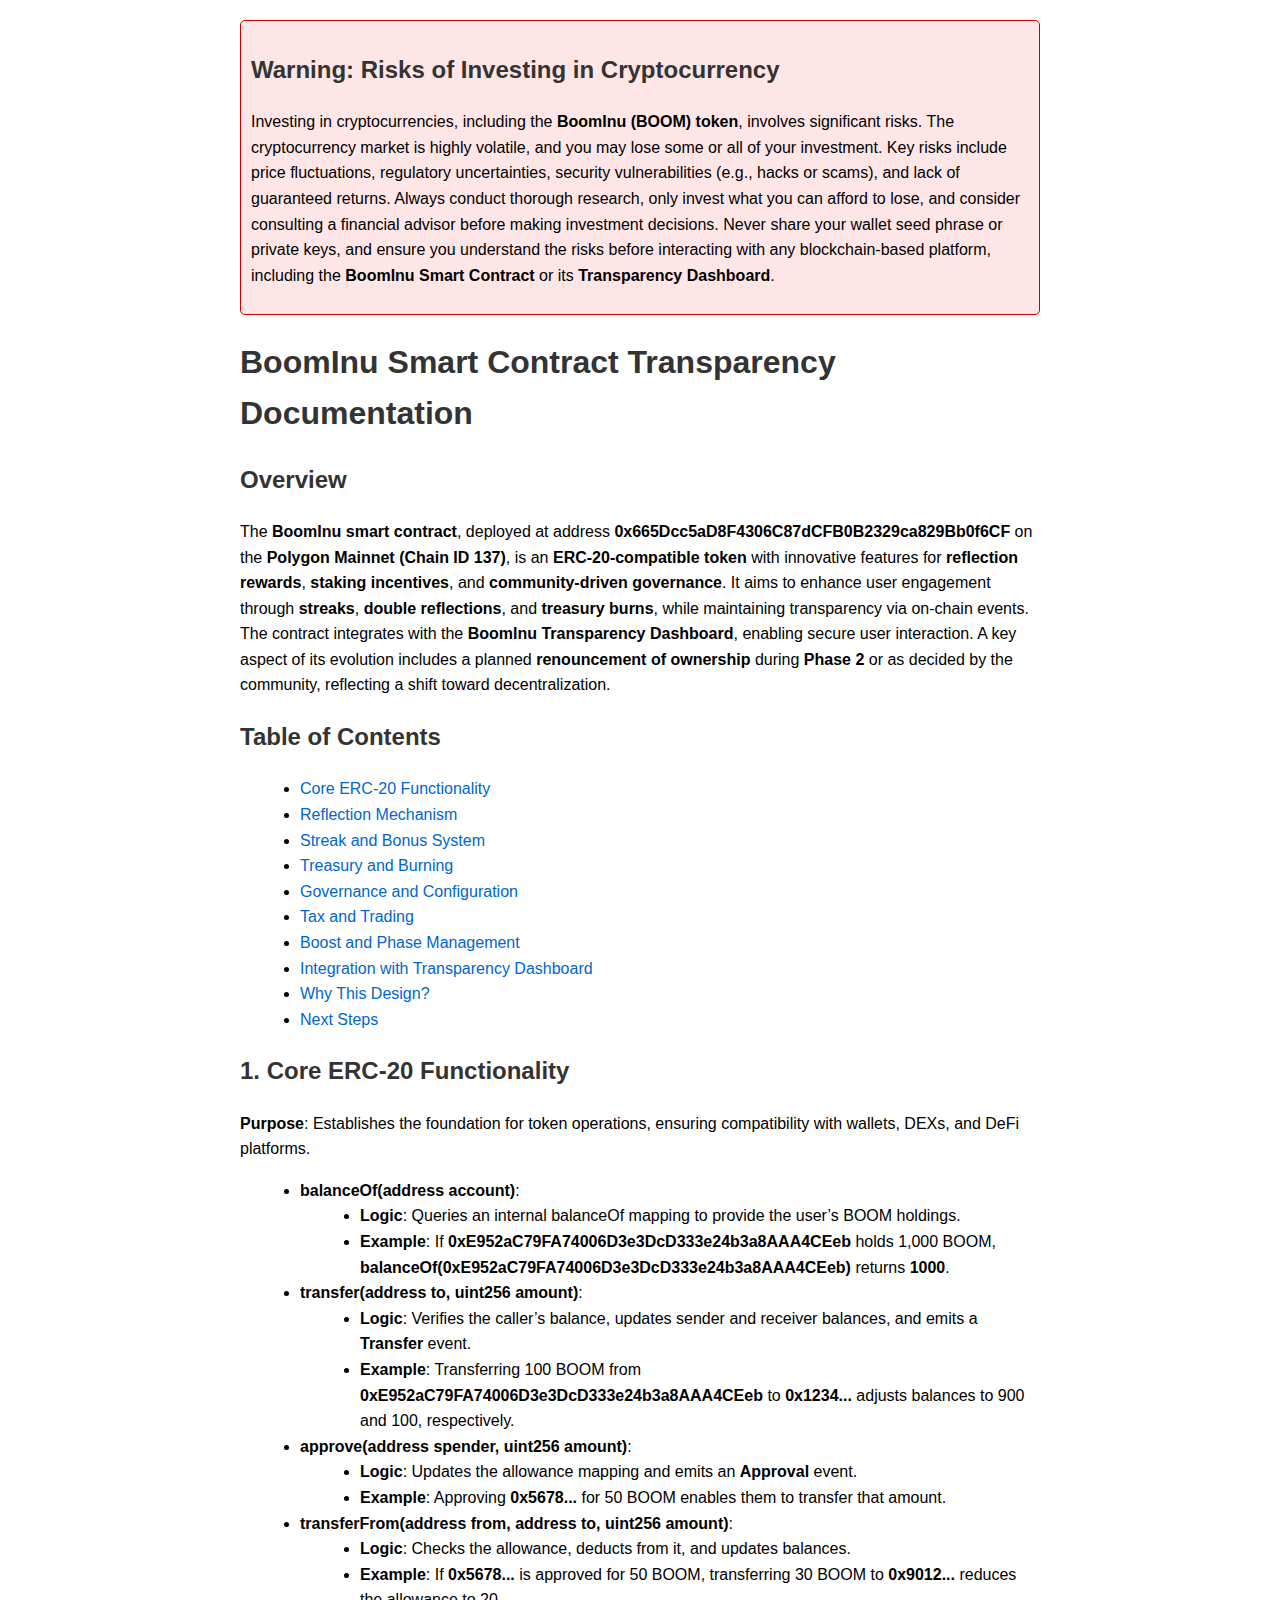
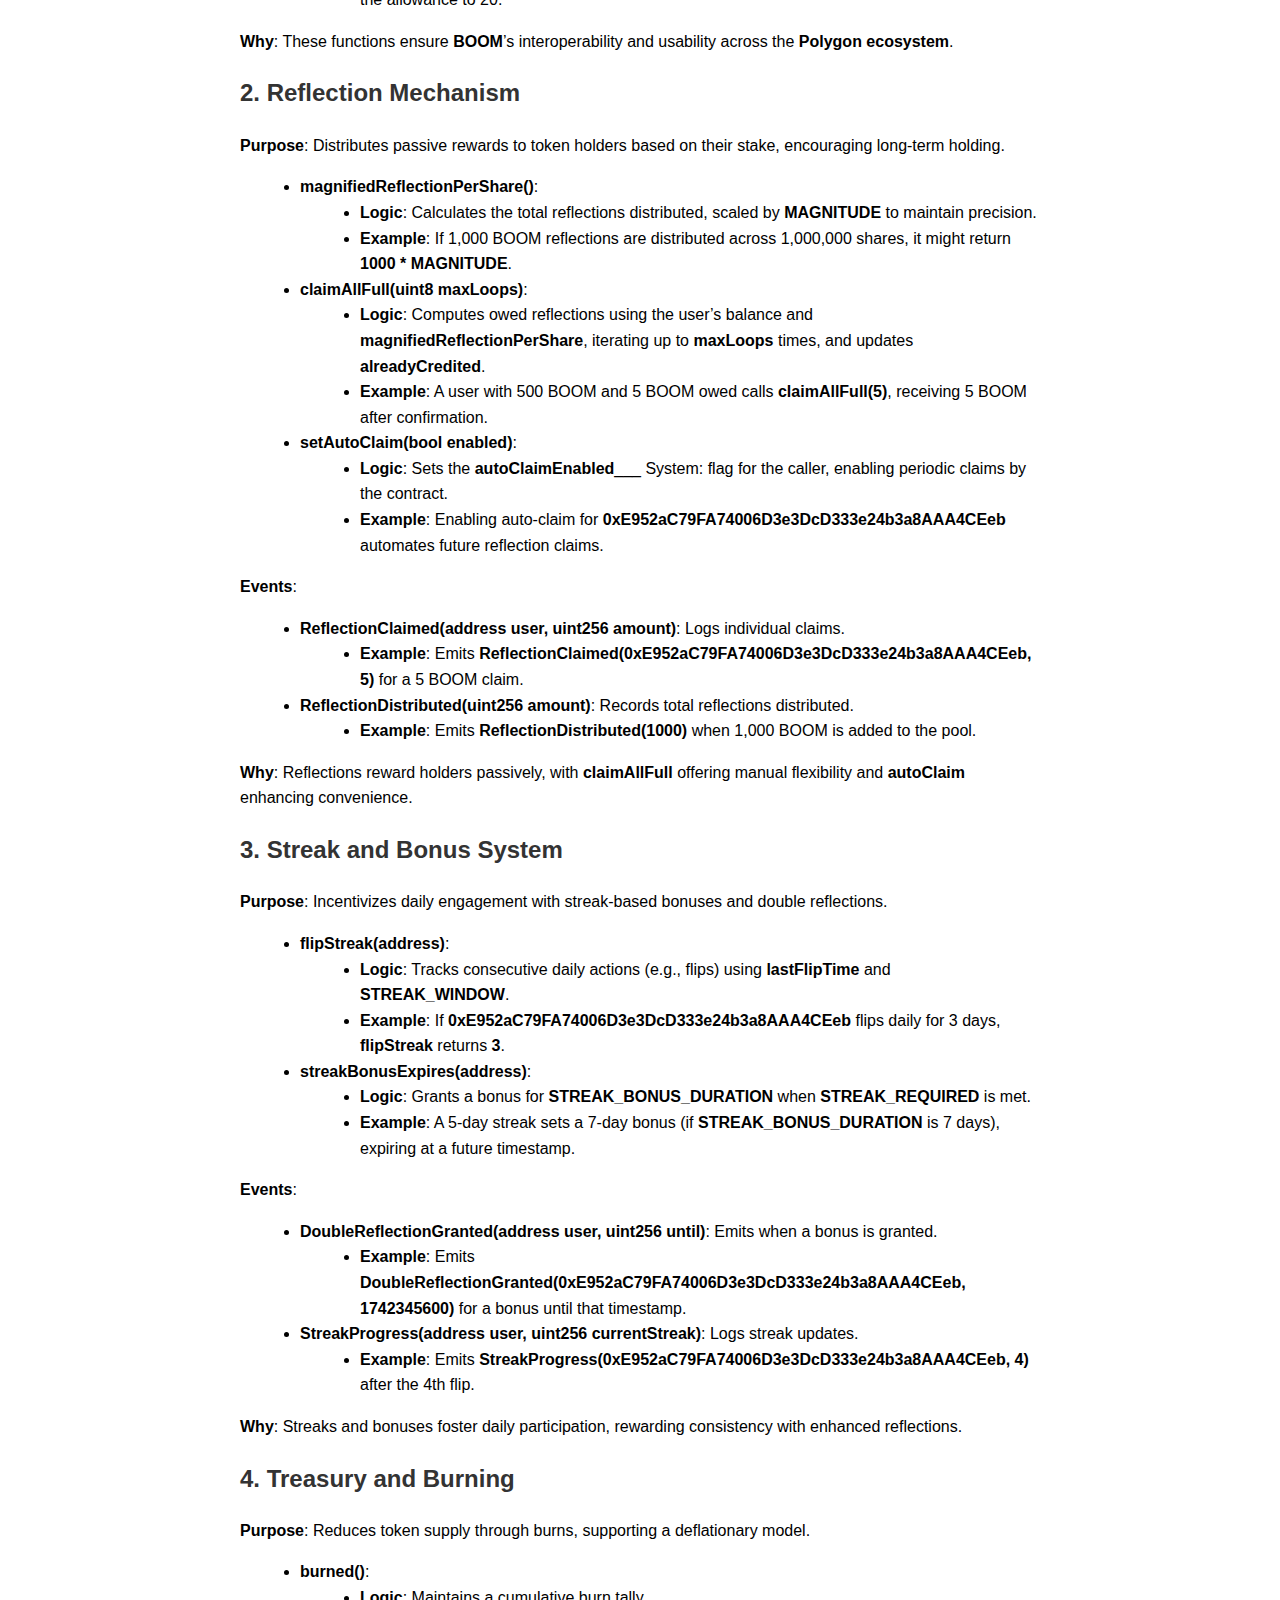
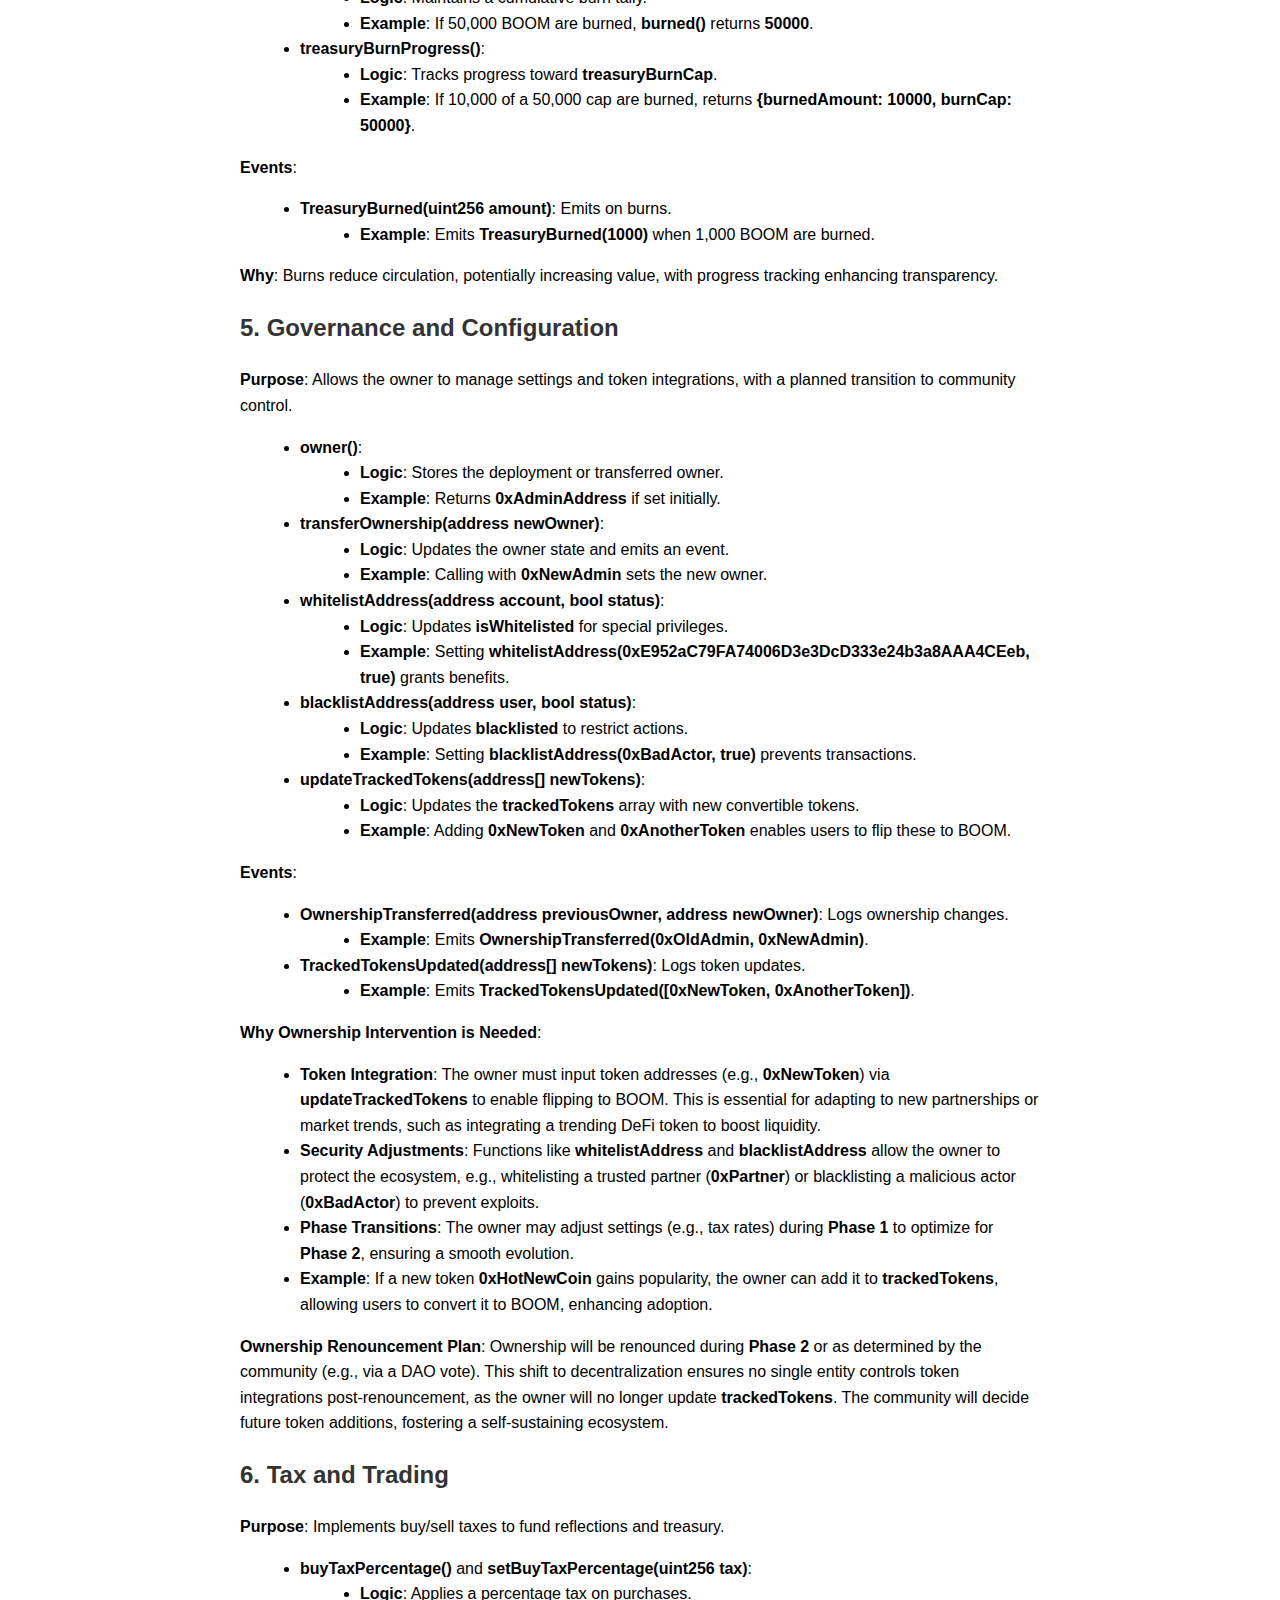
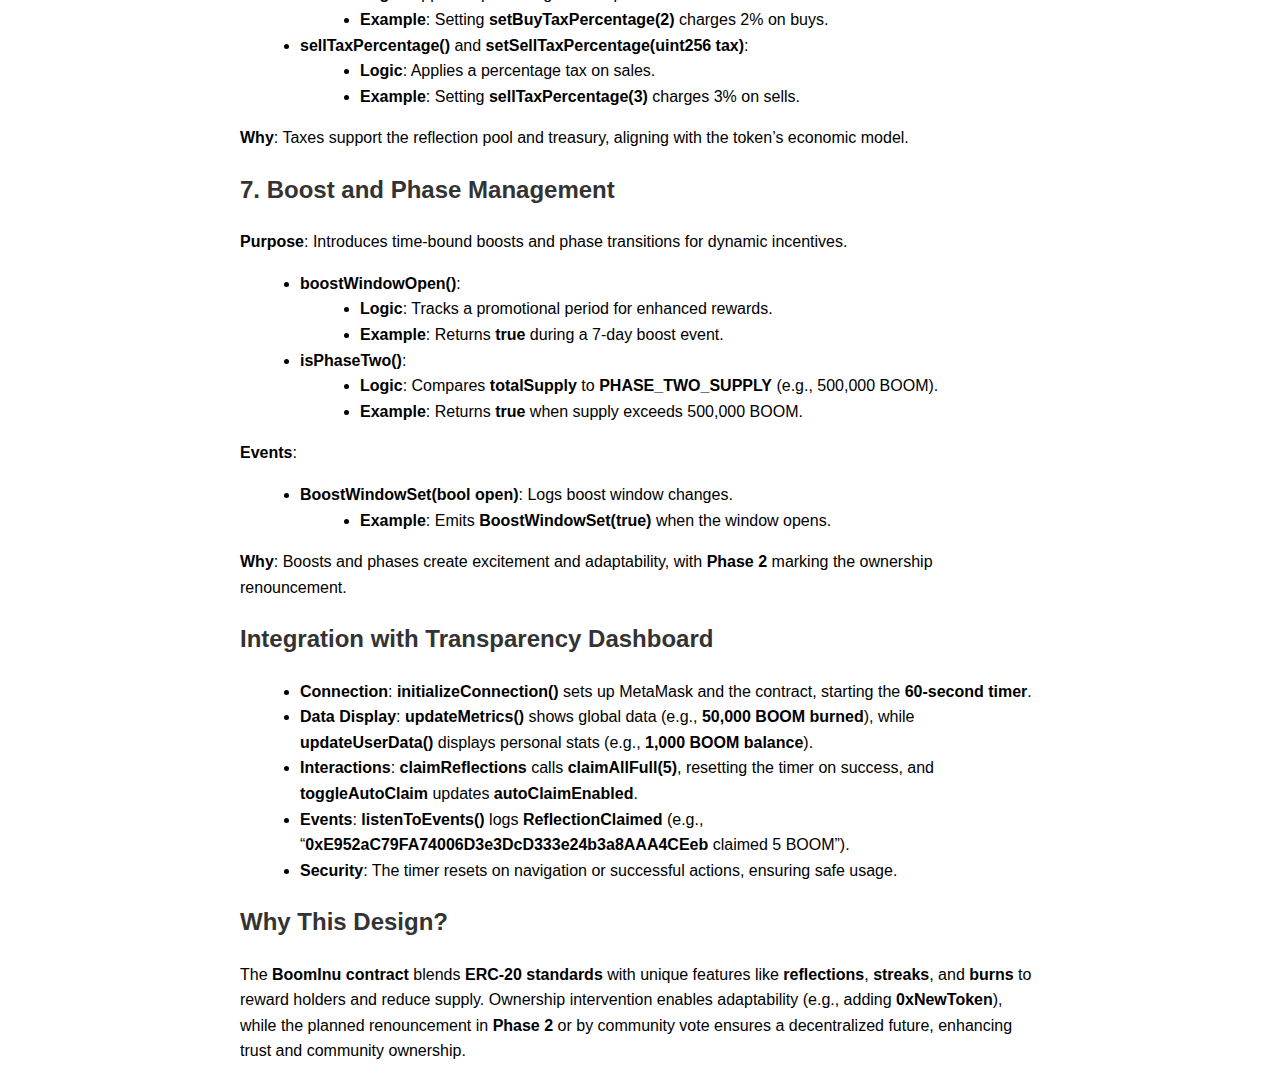
<file: BoomInu Smart Contract Transparency Documentation Overview .html>
<!DOCTYPE html>
<html lang="en">
<head>
    <meta charset="UTF-8">
    <meta name="viewport" content="width=device-width, initial-scale=1.0">
    <title>BoomInu Smart Contract Transparency Documentation</title>
    <style>
        body {
            font-family: Arial, sans-serif;
            line-height: 1.6;
            margin: 20px;
            max-width: 800px;
            margin-left: auto;
            margin-right: auto;
        }
        h1, h2, h3 {
            color: #333;
        }
        strong {
            color: #000;
        }
        a {
            color: #0066cc;
            text-decoration: none;
        }
        a:hover {
            text-decoration: underline;
        }
        ul, ol {
            list-style-type: disc;
            margin-left: 20px;
        }
        .section {
            margin-bottom: 20px;
        }
        .warning {
            background-color: #ffe6e6;
            border: 1px solid #cc0000;
            padding: 10px;
            margin-bottom: 20px;
            border-radius: 5px;
        }
        .example {
            font-style: italic;
            color: #555;
        }
    </style>
</head>
<body>
    <div class="warning">
        <h2>Warning: Risks of Investing in Cryptocurrency</h2>
        <p>Investing in cryptocurrencies, including the <strong>BoomInu (BOOM) token</strong>, involves significant risks. The cryptocurrency market is highly volatile, and you may lose some or all of your investment. Key risks include price fluctuations, regulatory uncertainties, security vulnerabilities (e.g., hacks or scams), and lack of guaranteed returns. Always conduct thorough research, only invest what you can afford to lose, and consider consulting a financial advisor before making investment decisions. Never share your wallet seed phrase or private keys, and ensure you understand the risks before interacting with any blockchain-based platform, including the <strong>BoomInu Smart Contract</strong> or its <strong>Transparency Dashboard</strong>.</p>
    </div>

    <h1>BoomInu Smart Contract Transparency Documentation</h1>

    <div class="section">
        <h2>Overview</h2>
        <p>The <strong>BoomInu smart contract</strong>, deployed at address <strong>0x665Dcc5aD8F4306C87dCFB0B2329ca829Bb0f6CF</strong> on the <strong>Polygon Mainnet (Chain ID 137)</strong>, is an <strong>ERC-20-compatible token</strong> with innovative features for <strong>reflection rewards</strong>, <strong>staking incentives</strong>, and <strong>community-driven governance</strong>. It aims to enhance user engagement through <strong>streaks</strong>, <strong>double reflections</strong>, and <strong>treasury burns</strong>, while maintaining transparency via on-chain events. The contract integrates with the <strong>BoomInu Transparency Dashboard</strong>, enabling secure user interaction. A key aspect of its evolution includes a planned <strong>renouncement of ownership</strong> during <strong>Phase 2</strong> or as decided by the community, reflecting a shift toward decentralization.</p>
    </div>

    <div class="section">
        <h2>Table of Contents</h2>
        <ul>
            <li><a href="#core-erc20-functionality">Core ERC-20 Functionality</a></li>
            <li><a href="#reflection-mechanism">Reflection Mechanism</a></li>
            <li><a href="#streak-and-bonus-system">Streak and Bonus System</a></li>
            <li><a href="#treasury-and-burning">Treasury and Burning</a></li>
            <li><a href="#governance-and-configuration">Governance and Configuration</a></li>
            <li><a href="#tax-and-trading">Tax and Trading</a></li>
            <li><a href="#boost-and-phase-management">Boost and Phase Management</a></li>
            <li><a href="#integration-with-transparency-dashboard">Integration with Transparency Dashboard</a></li>
            <li><a href="#why-this-design">Why This Design?</a></li>
            <li><a href="#next-steps">Next Steps</a></li>
        </ul>
    </div>

    <div class="section" id="core-erc20-functionality">
        <h2>1. Core ERC-20 Functionality</h2>
        <p><strong>Purpose</strong>: Establishes the foundation for token operations, ensuring compatibility with wallets, DEXs, and DeFi platforms.</p>
        <ul>
            <li><strong>balanceOf(address account)</strong>:
                <ul>
                    <li><strong>Logic</strong>: Queries an internal balanceOf mapping to provide the user’s BOOM holdings.</li>
                    <li><strong>Example</strong>: If <strong>0xE952aC79FA74006D3e3DcD333e24b3a8AAA4CEeb</strong> holds 1,000 BOOM, <strong>balanceOf(0xE952aC79FA74006D3e3DcD333e24b3a8AAA4CEeb)</strong> returns <strong>1000</strong>.</li>
                </ul>
            </li>
            <li><strong>transfer(address to, uint256 amount)</strong>:
                <ul>
                    <li><strong>Logic</strong>: Verifies the caller’s balance, updates sender and receiver balances, and emits a <strong>Transfer</strong> event.</li>
                    <li><strong>Example</strong>: Transferring 100 BOOM from <strong>0xE952aC79FA74006D3e3DcD333e24b3a8AAA4CEeb</strong> to <strong>0x1234...</strong> adjusts balances to 900 and 100, respectively.</li>
                </ul>
            </li>
            <li><strong>approve(address spender, uint256 amount)</strong>:
                <ul>
                    <li><strong>Logic</strong>: Updates the allowance mapping and emits an <strong>Approval</strong> event.</li>
                    <li><strong>Example</strong>: Approving <strong>0x5678...</strong> for 50 BOOM enables them to transfer that amount.</li>
                </ul>
            </li>
            <li><strong>transferFrom(address from, address to, uint256 amount)</strong>:
                <ul>
                    <li><strong>Logic</strong>: Checks the allowance, deducts from it, and updates balances.</li>
                    <li><strong>Example</strong>: If <strong>0x5678...</strong> is approved for 50 BOOM, transferring 30 BOOM to <strong>0x9012...</strong> reduces the allowance to 20.</li>
                </ul>
            </li>
        </ul>
        <p><strong>Why</strong>: These functions ensure <strong>BOOM</strong>’s interoperability and usability across the <strong>Polygon ecosystem</strong>.</p>
    </div>

    <div class="section" id="reflection-mechanism">
        <h2>2. Reflection Mechanism</h2>
        <p><strong>Purpose</strong>: Distributes passive rewards to token holders based on their stake, encouraging long-term holding.</p>
        <ul>
            <li><strong>magnifiedReflectionPerShare()</strong>:
                <ul>
                    <li><strong>Logic</strong>: Calculates the total reflections distributed, scaled by <strong>MAGNITUDE</strong> to maintain precision.</li>
                    <li><strong>Example</strong>: If 1,000 BOOM reflections are distributed across 1,000,000 shares, it might return <strong>1000 * MAGNITUDE</strong>.</li>
                </ul>
            </li>
            <li><strong>claimAllFull(uint8 maxLoops)</strong>:
                <ul>
                    <li><strong>Logic</strong>: Computes owed reflections using the user’s balance and <strong>magnifiedReflectionPerShare</strong>, iterating up to <strong>maxLoops</strong> times, and updates <strong>alreadyCredited</strong>.</li>
                    <li><strong>Example</strong>: A user with 500 BOOM and 5 BOOM owed calls <strong>claimAllFull(5)</strong>, receiving 5 BOOM after confirmation.</li>
                </ul>
            </li>
            <li><strong>setAutoClaim(bool enabled)</strong>:
                <ul>
                    <li><strong>Logic</strong>: Sets the <strong>autoClaimEnabled</strong>___

System: flag for the caller, enabling periodic claims by the contract.</li>
                    <li><strong>Example</strong>: Enabling auto-claim for <strong>0xE952aC79FA74006D3e3DcD333e24b3a8AAA4CEeb</strong> automates future reflection claims.</li>
                </ul>
            </li>
        </ul>
        <p><strong>Events</strong>:</p>
        <ul>
            <li><strong>ReflectionClaimed(address user, uint256 amount)</strong>: Logs individual claims.
                <ul>
                    <li><strong>Example</strong>: Emits <strong>ReflectionClaimed(0xE952aC79FA74006D3e3DcD333e24b3a8AAA4CEeb, 5)</strong> for a 5 BOOM claim.</li>
                </ul>
            </li>
            <li><strong>ReflectionDistributed(uint256 amount)</strong>: Records total reflections distributed.
                <ul>
                    <li><strong>Example</strong>: Emits <strong>ReflectionDistributed(1000)</strong> when 1,000 BOOM is added to the pool.</li>
                </ul>
            </li>
        </ul>
        <p><strong>Why</strong>: Reflections reward holders passively, with <strong>claimAllFull</strong> offering manual flexibility and <strong>autoClaim</strong> enhancing convenience.</p>
    </div>

    <div class="section" id="streak-and-bonus-system">
        <h2>3. Streak and Bonus System</h2>
        <p><strong>Purpose</strong>: Incentivizes daily engagement with streak-based bonuses and double reflections.</p>
        <ul>
            <li><strong>flipStreak(address)</strong>:
                <ul>
                    <li><strong>Logic</strong>: Tracks consecutive daily actions (e.g., flips) using <strong>lastFlipTime</strong> and <strong>STREAK_WINDOW</strong>.</li>
                    <li><strong>Example</strong>: If <strong>0xE952aC79FA74006D3e3DcD333e24b3a8AAA4CEeb</strong> flips daily for 3 days, <strong>flipStreak</strong> returns <strong>3</strong>.</li>
                </ul>
            </li>
            <li><strong>streakBonusExpires(address)</strong>:
                <ul>
                    <li><strong>Logic</strong>: Grants a bonus for <strong>STREAK_BONUS_DURATION</strong> when <strong>STREAK_REQUIRED</strong> is met.</li>
                    <li><strong>Example</strong>: A 5-day streak sets a 7-day bonus (if <strong>STREAK_BONUS_DURATION</strong> is 7 days), expiring at a future timestamp.</li>
                </ul>
            </li>
        </ul>
        <p><strong>Events</strong>:</p>
        <ul>
            <li><strong>DoubleReflectionGranted(address user, uint256 until)</strong>: Emits when a bonus is granted.
                <ul>
                    <li><strong>Example</strong>: Emits <strong>DoubleReflectionGranted(0xE952aC79FA74006D3e3DcD333e24b3a8AAA4CEeb, 1742345600)</strong> for a bonus until that timestamp.</li>
                </ul>
            </li>
            <li><strong>StreakProgress(address user, uint256 currentStreak)</strong>: Logs streak updates.
                <ul>
                    <li><strong>Example</strong>: Emits <strong>StreakProgress(0xE952aC79FA74006D3e3DcD333e24b3a8AAA4CEeb, 4)</strong> after the 4th flip.</li>
                </ul>
            </li>
        </ul>
        <p><strong>Why</strong>: Streaks and bonuses foster daily participation, rewarding consistency with enhanced reflections.</p>
    </div>

    <div class="section" id="treasury-and-burning">
        <h2>4. Treasury and Burning</h2>
        <p><strong>Purpose</strong>: Reduces token supply through burns, supporting a deflationary model.</p>
        <ul>
            <li><strong>burned()</strong>:
                <ul>
                    <li><strong>Logic</strong>: Maintains a cumulative burn tally.</li>
                    <li><strong>Example</strong>: If 50,000 BOOM are burned, <strong>burned()</strong> returns <strong>50000</strong>.</li>
                </ul>
            </li>
            <li><strong>treasuryBurnProgress()</strong>:
                <ul>
                    <li><strong>Logic</strong>: Tracks progress toward <strong>treasuryBurnCap</strong>.</li>
                    <li><strong>Example</strong>: If 10,000 of a 50,000 cap are burned, returns <strong>{burnedAmount: 10000, burnCap: 50000}</strong>.</li>
                </ul>
            </li>
        </ul>
        <p><strong>Events</strong>:</p>
        <ul>
            <li><strong>TreasuryBurned(uint256 amount)</strong>: Emits on burns.
                <ul>
                    <li><strong>Example</strong>: Emits <strong>TreasuryBurned(1000)</strong> when 1,000 BOOM are burned.</li>
                </ul>
            </li>
        </ul>
        <p><strong>Why</strong>: Burns reduce circulation, potentially increasing value, with progress tracking enhancing transparency.</p>
    </div>

    <div class="section" id="governance-and-configuration">
        <h2>5. Governance and Configuration</h2>
        <p><strong>Purpose</strong>: Allows the owner to manage settings and token integrations, with a planned transition to community control.</p>
        <ul>
            <li><strong>owner()</strong>:
                <ul>
                    <li><strong>Logic</strong>: Stores the deployment or transferred owner.</li>
                    <li><strong>Example</strong>: Returns <strong>0xAdminAddress</strong> if set initially.</li>
                </ul>
            </li>
            <li><strong>transferOwnership(address newOwner)</strong>:
                <ul>
                    <li><strong>Logic</strong>: Updates the owner state and emits an event.</li>
                    <li><strong>Example</strong>: Calling with <strong>0xNewAdmin</strong> sets the new owner.</li>
                </ul>
            </li>
            <li><strong>whitelistAddress(address account, bool status)</strong>:
                <ul>
                    <li><strong>Logic</strong>: Updates <strong>isWhitelisted</strong> for special privileges.</li>
                    <li><strong>Example</strong>: Setting <strong>whitelistAddress(0xE952aC79FA74006D3e3DcD333e24b3a8AAA4CEeb, true)</strong> grants benefits.</li>
                </ul>
            </li>
            <li><strong>blacklistAddress(address user, bool status)</strong>:
                <ul>
                    <li><strong>Logic</strong>: Updates <strong>blacklisted</strong> to restrict actions.</li>
                    <li><strong>Example</strong>: Setting <strong>blacklistAddress(0xBadActor, true)</strong> prevents transactions.</li>
                </ul>
            </li>
            <li><strong>updateTrackedTokens(address[] newTokens)</strong>:
                <ul>
                    <li><strong>Logic</strong>: Updates the <strong>trackedTokens</strong> array with new convertible tokens.</li>
                    <li><strong>Example</strong>: Adding <strong>0xNewToken</strong> and <strong>0xAnotherToken</strong> enables users to flip these to BOOM.</li>
                </ul>
            </li>
        </ul>
        <p><strong>Events</strong>:</p>
        <ul>
            <li><strong>OwnershipTransferred(address previousOwner, address newOwner)</strong>: Logs ownership changes.
                <ul>
                    <li><strong>Example</strong>: Emits <strong>OwnershipTransferred(0xOldAdmin, 0xNewAdmin)</strong>.</li>
                </ul>
            </li>
            <li><strong>TrackedTokensUpdated(address[] newTokens)</strong>: Logs token updates.
                <ul>
                    <li><strong>Example</strong>: Emits <strong>TrackedTokensUpdated([0xNewToken, 0xAnotherToken])</strong>.</li>
                </ul>
            </li>
        </ul>
        <p><strong>Why Ownership Intervention is Needed</strong>:</p>
        <ul>
            <li><strong>Token Integration</strong>: The owner must input token addresses (e.g., <strong>0xNewToken</strong>) via <strong>updateTrackedTokens</strong> to enable flipping to BOOM. This is essential for adapting to new partnerships or market trends, such as integrating a trending DeFi token to boost liquidity.</li>
            <li><strong>Security Adjustments</strong>: Functions like <strong>whitelistAddress</strong> and <strong>blacklistAddress</strong> allow the owner to protect the ecosystem, e.g., whitelisting a trusted partner (<strong>0xPartner</strong>) or blacklisting a malicious actor (<strong>0xBadActor</strong>) to prevent exploits.</li>
            <li><strong>Phase Transitions</strong>: The owner may adjust settings (e.g., tax rates) during <strong>Phase 1</strong> to optimize for <strong>Phase 2</strong>, ensuring a smooth evolution.</li>
            <li><strong>Example</strong>: If a new token <strong>0xHotNewCoin</strong> gains popularity, the owner can add it to <strong>trackedTokens</strong>, allowing users to convert it to BOOM, enhancing adoption.</li>
        </ul>
        <p><strong>Ownership Renouncement Plan</strong>: Ownership will be renounced during <strong>Phase 2</strong> or as determined by the community (e.g., via a DAO vote). This shift to decentralization ensures no single entity controls token integrations post-renouncement, as the owner will no longer update <strong>trackedTokens</strong>. The community will decide future token additions, fostering a self-sustaining ecosystem.</p>
    </div>

    <div class="section" id="tax-and-trading">
        <h2>6. Tax and Trading</h2>
        <p><strong>Purpose</strong>: Implements buy/sell taxes to fund reflections and treasury.</p>
        <ul>
            <li><strong>buyTaxPercentage()</strong> and <strong>setBuyTaxPercentage(uint256 tax)</strong>:
                <ul>
                    <li><strong>Logic</strong>: Applies a percentage tax on purchases.</li>
                    <li><strong>Example</strong>: Setting <strong>setBuyTaxPercentage(2)</strong> charges 2% on buys.</li>
                </ul>
            </li>
            <li><strong>sellTaxPercentage()</strong> and <strong>setSellTaxPercentage(uint256 tax)</strong>:
                <ul>
                    <li><strong>Logic</strong>: Applies a percentage tax on sales.</li>
                    <li><strong>Example</strong>: Setting <strong>sellTaxPercentage(3)</strong> charges 3% on sells.</li>
                </ul>
            </li>
        </ul>
        <p><strong>Why</strong>: Taxes support the reflection pool and treasury, aligning with the token’s economic model.</p>
    </div>

    <div class="section" id="boost-and-phase-management">
        <h2>7. Boost and Phase Management</h2>
        <p><strong>Purpose</strong>: Introduces time-bound boosts and phase transitions for dynamic incentives.</p>
        <ul>
            <li><strong>boostWindowOpen()</strong>:
                <ul>
                    <li><strong>Logic</strong>: Tracks a promotional period for enhanced rewards.</li>
                    <li><strong>Example</strong>: Returns <strong>true</strong> during a 7-day boost event.</li>
                </ul>
            </li>
            <li><strong>isPhaseTwo()</strong>:
                <ul>
                    <li><strong>Logic</strong>: Compares <strong>totalSupply</strong> to <strong>PHASE_TWO_SUPPLY</strong> (e.g., 500,000 BOOM).</li>
                    <li><strong>Example</strong>: Returns <strong>true</strong> when supply exceeds 500,000 BOOM.</li>
                </ul>
            </li>
        </ul>
        <p><strong>Events</strong>:</p>
        <ul>
            <li><strong>BoostWindowSet(bool open)</strong>: Logs boost window changes.
                <ul>
                    <li><strong>Example</strong>: Emits <strong>BoostWindowSet(true)</strong> when the window opens.</li>
                </ul>
            </li>
        </ul>
        <p><strong>Why</strong>: Boosts and phases create excitement and adaptability, with <strong>Phase 2</strong> marking the ownership renouncement.</p>
    </div>

    <div class="section" id="integration-with-transparency-dashboard">
        <h2>Integration with Transparency Dashboard</h2>
        <ul>
            <li><strong>Connection</strong>: <strong>initializeConnection()</strong> sets up MetaMask and the contract, starting the <strong>60-second timer</strong>.</li>
            <li><strong>Data Display</strong>: <strong>updateMetrics()</strong> shows global data (e.g., <strong>50,000 BOOM burned</strong>), while <strong>updateUserData()</strong> displays personal stats (e.g., <strong>1,000 BOOM balance</strong>).</li>
            <li><strong>Interactions</strong>: <strong>claimReflections</strong> calls <strong>claimAllFull(5)</strong>, resetting the timer on success, and <strong>toggleAutoClaim</strong> updates <strong>autoClaimEnabled</strong>.</li>
            <li><strong>Events</strong>: <strong>listenToEvents()</strong> logs <strong>ReflectionClaimed</strong> (e.g., “<strong>0xE952aC79FA74006D3e3DcD333e24b3a8AAA4CEeb</strong> claimed 5 BOOM”).</li>
            <li><strong>Security</strong>: The timer resets on navigation or successful actions, ensuring safe usage.</li>
        </ul>
    </div>

    <div class="section" id="why-this-design">
        <h2>Why This Design?</h2>
        <p>The <strong>BoomInu contract</strong> blends <strong>ERC-20 standards</strong> with unique features like <strong>reflections</strong>, <strong>streaks</strong>, and <strong>burns</strong> to reward holders and reduce supply. Ownership intervention enables adaptability (e.g., adding <strong>0xNewToken</strong>), while the planned renouncement in <strong>Phase 2</strong> or by community vote ensures a decentralized future, enhancing trust and community ownership.</p>
    </div>
</body>
</html>
</file>
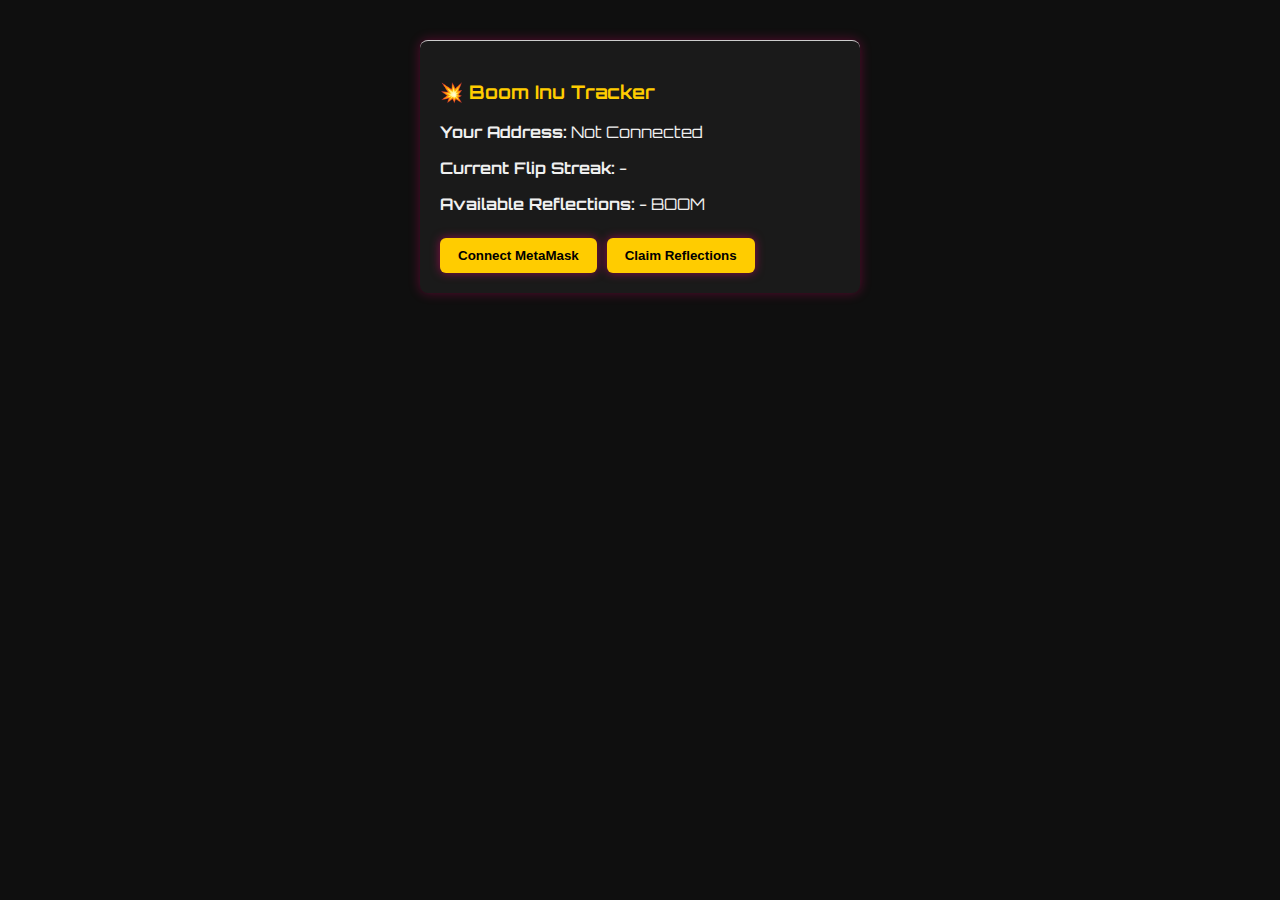
<file: claim.html>
<!DOCTYPE html>
<html lang="en">
<head>
  <meta charset="UTF-8">
  <title>Boom Inu Tracker</title>

  <!-- Orbitron Font for Meme-Sleek Buttons -->
  <link href="https://fonts.googleapis.com/css2?family=Orbitron:wght@500&display=swap" rel="stylesheet">

  <!-- Ethers.js Library -->
  <script src="https://cdn.ethers.io/lib/ethers-5.2.umd.min.js"></script>

  <style>
    body {
      font-family: 'Orbitron', sans-serif;
      background-color: #0f0f0f;
      color: #f0f0f0;
    }

    #boominu-widget {
      padding: 20px;
      border-top: 1px solid #ccc;
      background-color: #1a1a1a;
      max-width: 400px;
      margin: 40px auto;
      border-radius: 8px;
      box-shadow: 0 0 12px rgba(255, 0, 119, 0.3);
    }

    #boominu-widget h3 {
      color: #ffcc00;
    }

    #boominu-widget button {
      background-color: #ffcc00;
      color: black;
      padding: 10px 18px;
      margin: 8px 6px 0 0;
      border: none;
      border-radius: 6px;
      cursor: pointer;
      font-weight: bold;
      transition: transform 0.2s ease, box-shadow 0.4s ease;
      box-shadow: 0 0 10px rgba(255, 0, 119, 0.5);
    }

    #boominu-widget button:hover {
      transform: scale(1.05);
      box-shadow: 0 0 20px rgba(255, 0, 119, 0.8);
    }

    #boominu-widget button:active {
      transform: scale(0.97);
      box-shadow: 0 0 15px rgba(255, 0, 119, 0.6);
    }

    .claimed-success {
      animation: boomPulse 0.4s ease;
      box-shadow: 0 0 25px #00ffcc !important;
    }

    @keyframes boomPulse {
      0% { transform: scale(1); }
      50% { transform: scale(1.1); }
      100% { transform: scale(1); }
    }
  </style>
</head>
<body>

  <div id="boominu-widget">
    <h3>💥 Boom Inu Tracker</h3>
    <p><strong>Your Address:</strong> <span id="walletAddress">Not Connected</span></p>
    <p><strong>Current Flip Streak:</strong> <span id="flipStreak">-</span></p>
    <p><strong>Available Reflections:</strong> <span id="reflections">-</span> BOOM</p>
    <button onclick="connectWallet()">Connect MetaMask</button>
    <button onclick="claimReflections()">Claim Reflections</button>
  </div>

  <script>
    let provider, signer, boomContract;
    const contractAddress = '0xb019ec10010fd13ddb32655b4e8f2c85db5c7841'; // Replace with actual contract
    const abi = [ /* Paste ABI here */ ]; // Insert actual ABI

    async function connectWallet() {
      if (window.ethereum) {
        provider = new ethers.providers.Web3Provider(window.ethereum);
        await provider.send("eth_requestAccounts", []);
        signer = provider.getSigner();
        const address = await signer.getAddress();
        document.getElementById('walletAddress').innerText = address;
        boomContract = new ethers.Contract(contractAddress, abi, signer);
        fetchStats(address);
      } else {
        alert('MetaMask not detected.');
      }
    }

    async function fetchStats(address) {
      try {
        const streak = await boomContract.flipStreak(address);
        const [accrued, owed] = await boomContract.callStatic._calculateOwed(address);
        document.getElementById('flipStreak').innerText = streak.toString();
        document.getElementById('reflections').innerText = (owed / 1e18).toFixed(2);
      } catch (e) {
        console.error(e);
      }
    }

    async function claimReflections() {
      try {
        const tx = await boomContract.claimAllFull(1);
        await tx.wait();
        const claimBtn = document.querySelector("button[onclick='claimReflections()']");
        claimBtn.classList.add("claimed-success");
        setTimeout(() => claimBtn.classList.remove("claimed-success"), 1200);
        alert('Claimed successfully!');
      } catch (e) {
        console.error(e);
        alert('Claim failed');
      }
    }

    <section id="boominu-stats" style="padding:20px; border-top:1px solid #ccc;">
  <h2>📊 Boom Inu Live Stats</h2>
  <table border="1" cellpadding="10">
    <tr>
      <th>Metric</th>
      <th>Value</th>
    </tr>
    <tr>
      <td>24h Trading Volume</td>
      <td id="volume">Loading...</td>
    </tr>
    <tr>
      <td>Current Buy Tax</td>
      <td id="buyTax">Loading...</td>
    </tr>
    <tr>
      <td>Current Sell Tax</td>
      <td id="sellTax">Loading...</td>
    </tr>
    <tr>
      <td>Circulating Supply</td>
      <td id="supply">Loading...</td>
    </tr>
    <tr>
      <td>Next Burn Estimate</td>
      <td id="nextBurn">Loading...</td>
    </tr>
    <tr>
      <td>Gas Price (Polygon)</td>
      <td id="gasPrice">Loading...</td>
    </tr>
  </table>
</section>

  </script>

</body>
</html>
</file>
